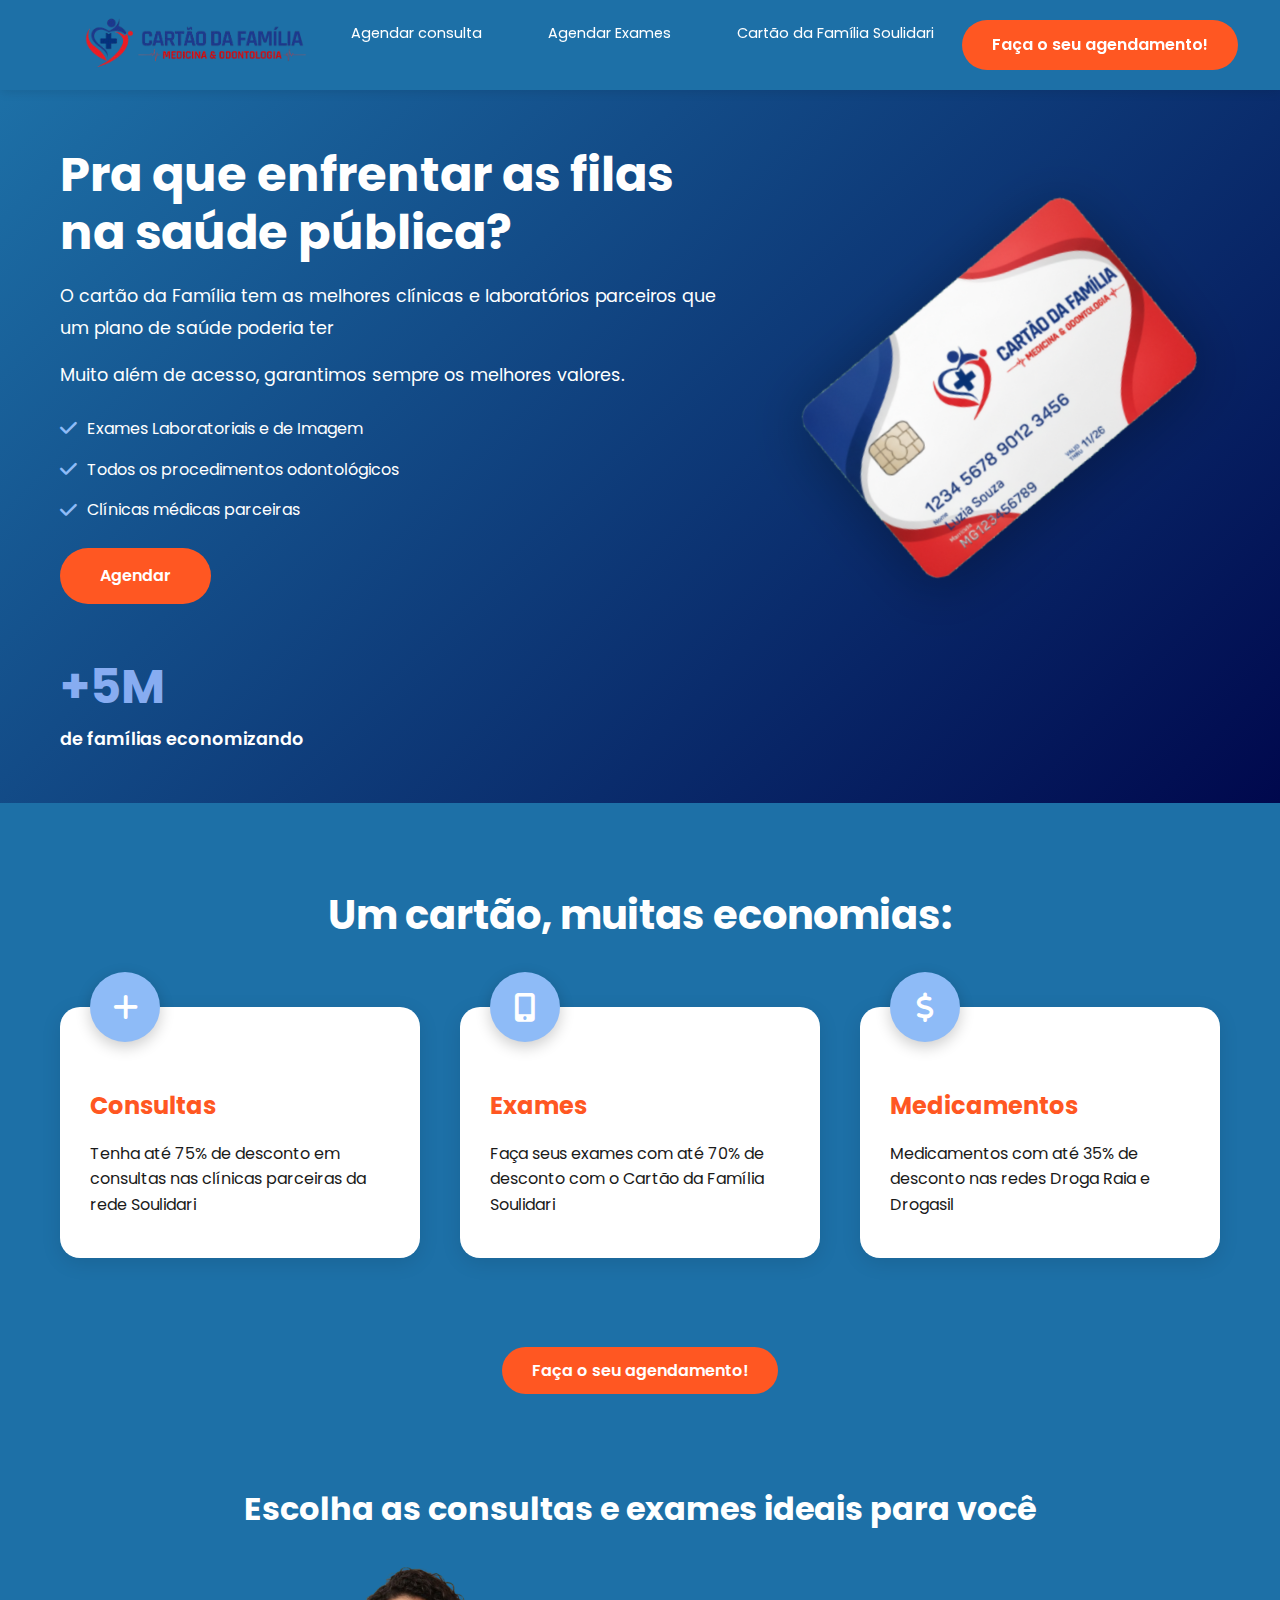
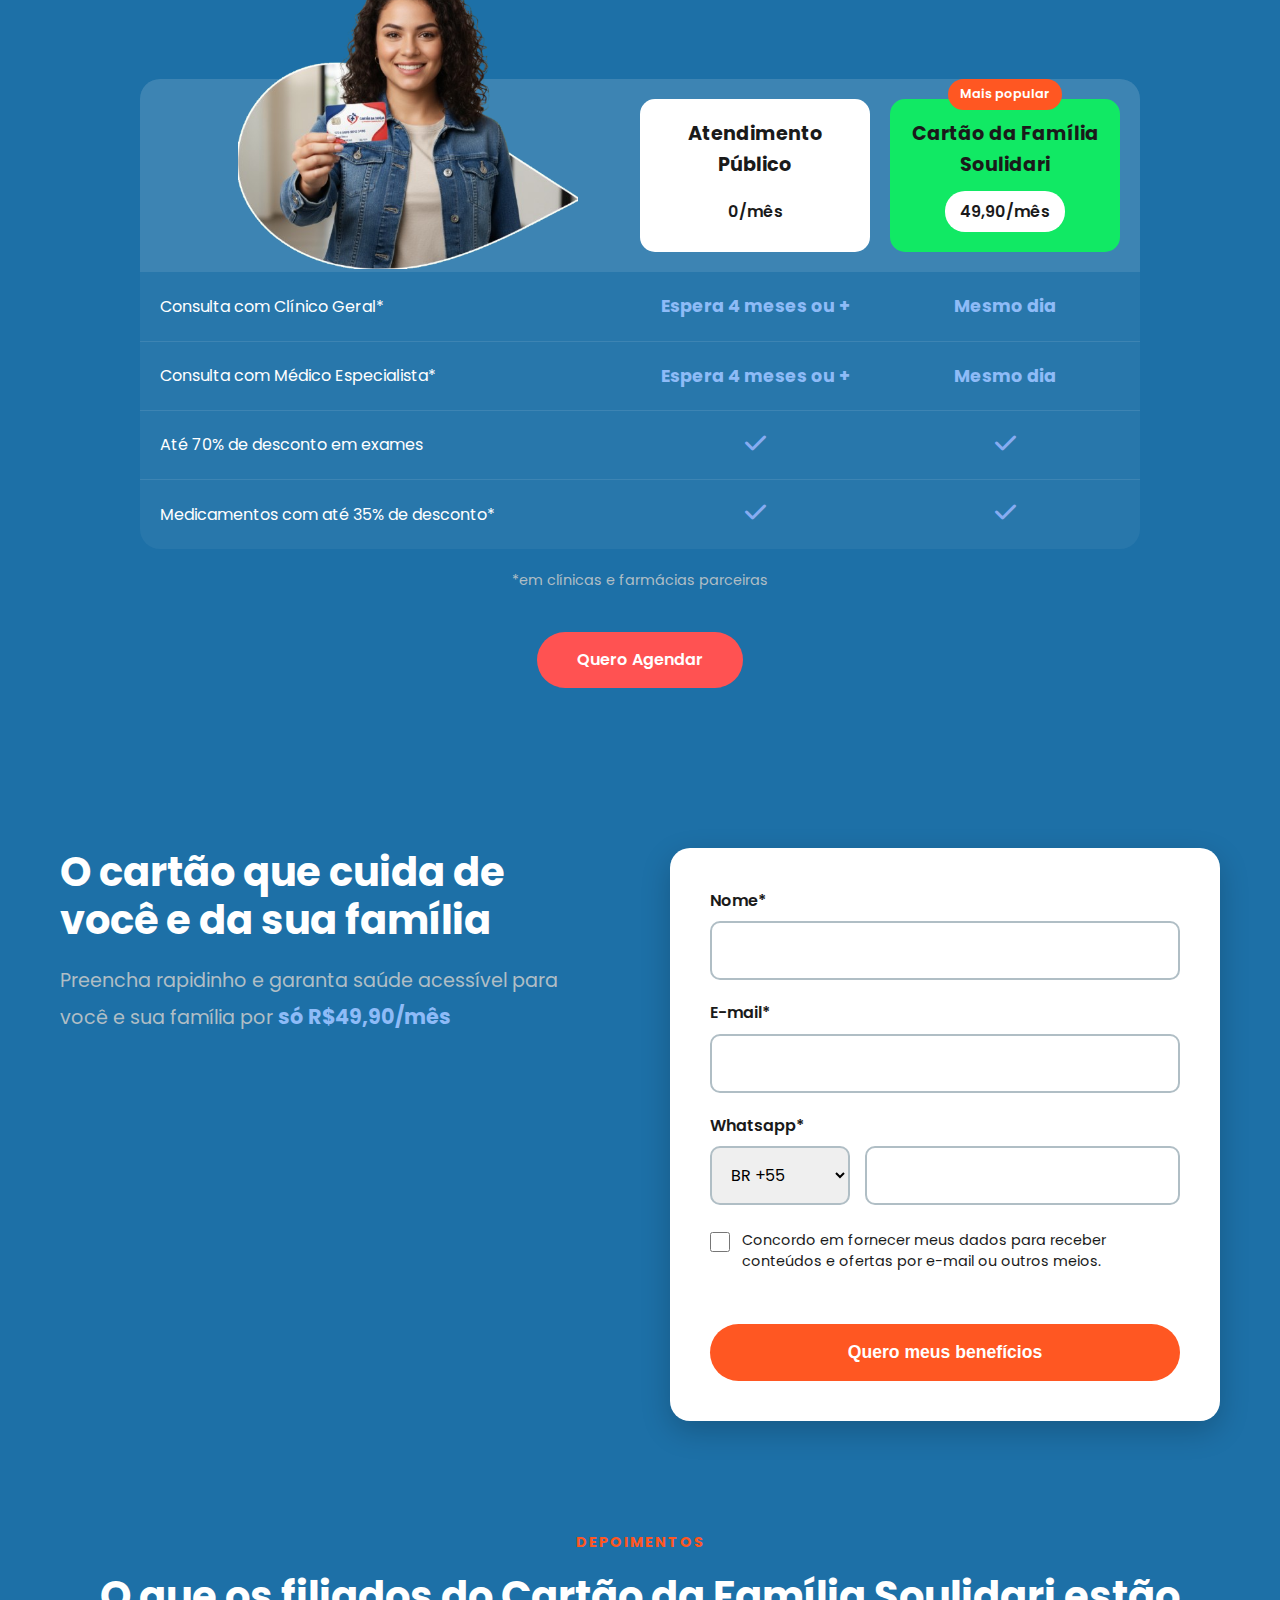
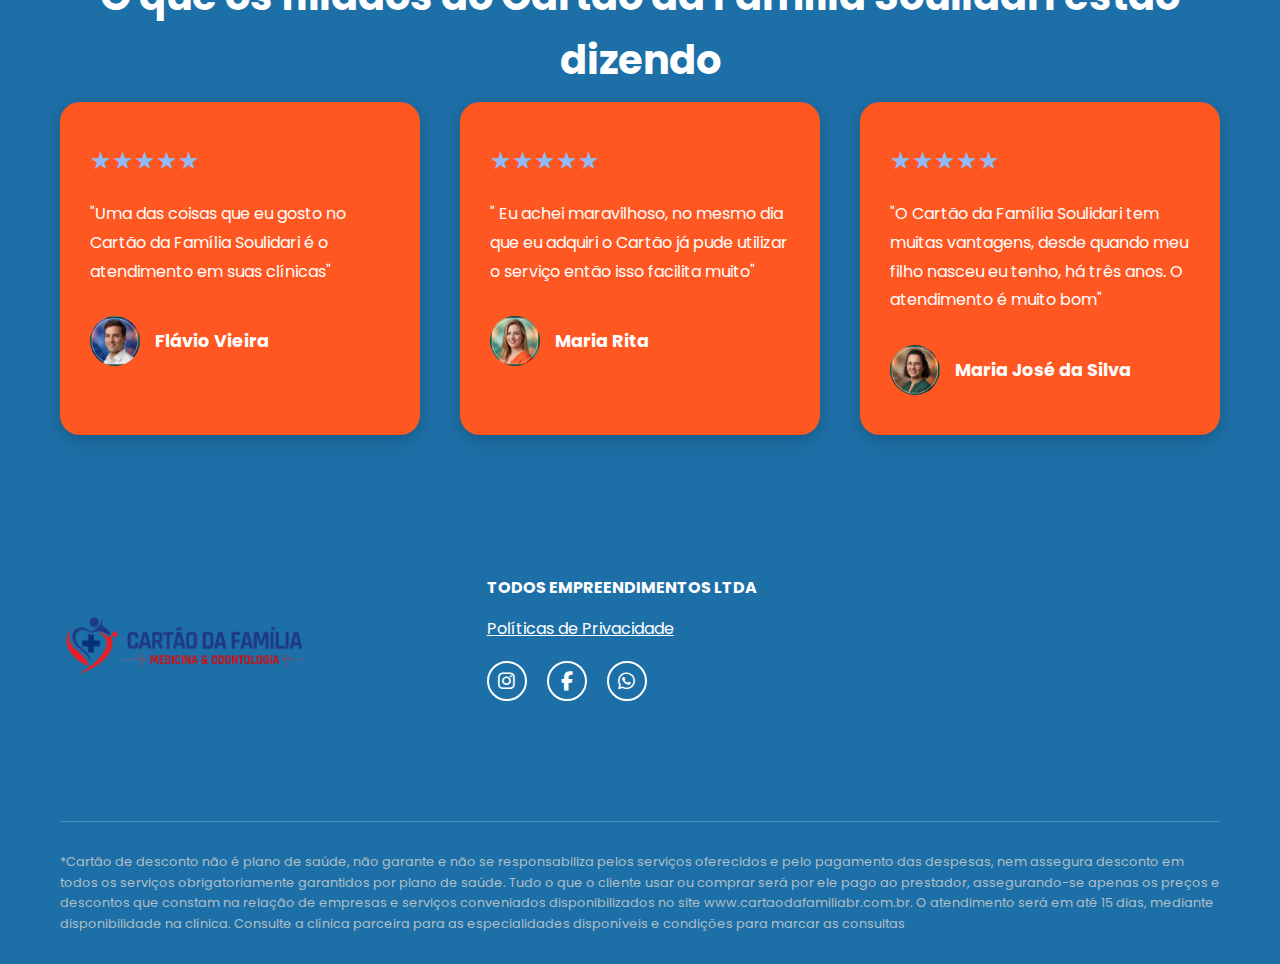
<file: index.html>
<!DOCTYPE html>
<html lang="pt-BR">
<head>
    <meta charset="UTF-8">
    <meta name="viewport" content="width=device-width, initial-scale=1.0">
    <title>Cartão da Família Soulidari - Comece a economizar de verdade</title>
    <link rel="stylesheet" href="style.css">
    <link rel="preconnect" href="https://fonts.googleapis.com">
    <link rel="preconnect" href="https://fonts.gstatic.com" crossorigin>
    <link href="https://fonts.googleapis.com/css2?family=Poppins:wght@400;600;700&display=swap" rel="stylesheet">
    <link rel="stylesheet" href="https://cdnjs.cloudflare.com/ajax/libs/font-awesome/6.5.2/css/all.min.css">
</head>
<body>

    <header>
        <div class="container">
            <div class="logo">
                <img src="images/logo-site-2.png" alt="Cartão de TODOS Logo">
            </div>
            
            <div class="hamburger" id="hamburger">
                <span></span>
                <span></span>
                <span></span>
            </div>

            <nav id="navMenu">
                <ul>
                    <li><a href="#">Agendar consulta</a></li>
                    <li><a href="#">Agendar Exames</a></li>
                    <li><a href="#">Cartão da Família Soulidari</a></li>
                </ul>
                <a href="cadastro.html" class="btn-primary">Faça o seu agendamento!</a>
            </nav>
        </div>
    </header>

    <section class="hero-section">
        <div class="container">
            <div class="hero-content">
                <h1>Pra que enfrentar as filas na saúde pública?</h1>
                <p>O cartão da Família tem as melhores clínicas e laboratórios parceiros que um plano de saúde poderia ter</p>
                <p>Muito além de acesso, garantimos sempre os melhores valores.</p>
                
                <div class="benefits-list">
                    <div class="benefit-item">
                        <i class="fas fa-check"></i>
                        <span>Exames Laboratoriais e de Imagem</span>
                    </div>
                    <div class="benefit-item">
                        <i class="fas fa-check"></i>
                        <span>Todos os procedimentos odontológicos</span>
                    </div>
                    <div class="benefit-item">
                        <i class="fas fa-check"></i>
                        <span>Clínicas médicas parceiras</span>
                    </div>
                </div>
                
               <a href="cadastro.html" class="btn-secondary">Agendar</a>
            </div>
            <div class="hero-image">
                <img src="images/cartao-familia2.png" alt="Cartão de TODOS">
            </div>
            <div class="hero-stats">
                <div class="stat">
                    <span class="number">+5M</span>
                    <span class="text">de famílias economizando</span>
                </div>
            </div>
        </div>
    </section>

    <section class="benefits-section">
        <div class="container">
            <h2>Um cartão, muitas economias:</h2>
            <div class="benefits-grid">
                <div class="benefit-card">
                    <div class="icon-circle"><i class="fa-solid fa-plus"></i></div>
                    <h3>Consultas</h3>
                    <p>Tenha até 75% de desconto em consultas nas clínicas parceiras da rede Soulidari</p>
                </div>
                <div class="benefit-card">
                    <div class="icon-circle"><i class="fa-solid fa-mobile-screen-button"></i></div>
                    <h3>Exames</h3>
                    <p>Faça seus exames com até 70% de desconto com o Cartão da Família Soulidari</p>
                </div>
                <div class="benefit-card">
                    <div class="icon-circle"><i class="fa-solid fa-dollar-sign"></i></div>
                    <h3>Medicamentos</h3>
                    <p>Medicamentos com até 35% de desconto nas redes Droga Raia e Drogasil</p>
                </div>
            </div>
        </div>
    </section>
   
   <div class="agendamento">
          <a href="cadastro.html" class="btn-primary">Faça o seu agendamento!</a>
    </div>

    <section class="pricing-section">
        <div class="container">
            <h2>Escolha as consultas e exames ideais para você</h2>
            <div class="pricing-header-content">
                <img src="images/mulher-im2.png" alt="Pessoa com o Cartão de Todos" class="person-with-card-img">
            </div>
            <div class="pricing-table">
                <div class="table-header">
                    <div class="empty-cell"></div>
                    <div class="plan-card">
                        <div class="plan-name">Atendimento Público</div>
                        <div class="plan-price">0/mês</div>
                    </div>
                    <div class="plan-card popular">
                        <div class="tag">Mais popular</div>
                        <div class="plan-name">Cartão da Família Soulidari</div>
                        <div class="plan-price">49,90/mês</div>
                    </div>
                </div>
                <div class="table-row">
                    <div class="feature-name">Consulta com Clínico Geral*</div>
                    <div class="price-value">Espera 4 meses ou +</div>
                    <div class="price-value">Mesmo dia</div>
                </div>
                <div class="table-row">
                    <div class="feature-name">Consulta com Médico Especialista*</div>
                    <div class="price-value">Espera 4 meses ou +</div>
                    <div class="price-value">Mesmo dia</div>
                </div>
                <div class="table-row">
                    <div class="feature-name">Até 70% de desconto em exames</div>
                    <div class="check-icon"><i class="fa-solid fa-check"></i></div>
                    <div class="check-icon"><i class="fa-solid fa-check"></i></div>
                </div>
                <div class="table-row">
                    <div class="feature-name">Medicamentos com até 35% de desconto*</div>
                    <div class="check-icon"><i class="fa-solid fa-check"></i></div>
                    <div class="check-icon"><i class="fa-solid fa-check"></i></div>
                </div>
            </div>
            <p class="pricing-disclaimer">*em clínicas e farmácias parceiras</p>
            <div class="pricing-actions">
                <a href="cadastro.html" class="btn-secondary popular">Quero Agendar</a> 
            </div>
        </div>
    </section>

    <section class="contact-section">
        <div class="container">
            <div class="contact-text">
                <h2>O cartão que cuida de você e da sua família</h2>
                <p>Preencha rapidinho e garanta saúde acessível para você e sua família por <span class="highlight-price">só R$49,90/mês</span></p>
            </div>
            <div class="contact-form">
                <form id="contactForm">
                    <div class="form-group">
                        <label for="name">Nome*</label>
                        <input type="text" id="name" name="name" required>
                    </div>
                    <div class="form-group">
                        <label for="email">E-mail*</label>
                        <input type="email" id="email" name="email" required>
                    </div>
                    <div class="form-group whatsapp-group">
                        <label for="whatsapp">Whatsapp*</label>
                        <div class="input-group">
                            <select name="country-code" id="country-code">
                                <option value="+55">BR +55</option>
                            </select>
                            <input type="tel" id="whatsapp" name="whatsapp" required>
                        </div>
                    </div>
                    <div class="form-group checkbox-group">
                        <input type="checkbox" id="consent" name="consent" required>
                        <label for="consent">Concordo em fornecer meus dados para receber conteúdos e ofertas por e-mail ou outros meios.</label>
                    </div>
                    <button type="submit" class="btn-secondary">Quero meus benefícios</button>
                </form>
            </div>
        </div>
    </section>

    <section class="testimonials-section">
        <div class="container">
            <p class="section-tag">DEPOIMENTOS</p>
            <h2>O que os filiados do Cartão da Família Soulidari estão dizendo</h2>
            <div class="testimonial-grid">
                <div class="testimonial-card">
                    <div class="stars">★★★★★</div>
                    <p>"Uma das coisas que eu gosto no Cartão da Família Soulidari é o atendimento em suas clínicas"</p>
                    <div class="author">
                        <img src="images/man2.png" alt="Flávio Vieira">
                        <span class="name">Flávio Vieira</span>
                    </div>
                </div>
                <div class="testimonial-card">
                    <div class="stars">★★★★★</div>
                    <p>" Eu achei maravilhoso, no mesmo dia que eu adquiri o Cartão já pude utilizar o serviço então isso facilita muito"</p>
                    <div class="author">
                        <img src="images/mulher2.png" alt="Linda Rocha">
                        <span class="name">Maria Rita</span>
                    </div>
                </div>
                <div class="testimonial-card">
                    <div class="stars">★★★★★</div>
                    <p>"O Cartão da Família Soulidari tem muitas vantagens, desde quando meu filho nasceu eu tenho, há três anos. O atendimento é muito bom"</p>
                    <div class="author">
                        <img src="images/mulher1.png" alt="Maria José da Silva">
                        <span class="name">Maria José da Silva</span>
                    </div>
                </div>
            </div>
        </div>
    </section>

    <footer>
        <div class="container">
            <div class="footer-logo">
                <img src="images/logo-site-2.png" alt="Cartão da Família Logo">
            </div>
            <div class="footer-links">
                <p>TODOS EMPREENDIMENTOS LTDA</p>
                <a href="https://cartaodafamiliabr.com.br/politica-de-privacidade/">Políticas de Privacidade</a>
                <div class="social-icons">
                    <a href="https://www.instagram.com/cartaodafamiliapet/"><i class="fa-brands fa-instagram"></i></a>
                    <a href="https://www.facebook.com/cartaodafamiliabr/"><i class="fa-brands fa-facebook-f"></i></a>
                    <a href="https://wa.me/5519982232989"><i class="fa-brands fa-whatsapp"></i></a>
                </div>
            </div>
            <div class="footer-disclaimer">
                <p>*Cartão de desconto não é plano de saúde, não garante e não se responsabiliza pelos serviços oferecidos e pelo pagamento das despesas, nem assegura desconto em todos os serviços obrigatoriamente garantidos por plano de saúde. Tudo o que o cliente usar ou comprar será por ele pago ao prestador, assegurando-se apenas os preços e descontos que constam na relação de empresas e serviços conveniados disponibilizados no site www.cartaodafamiliabr.com.br. O atendimento será em até 15 dias, mediante disponibilidade na clínica. Consulte a clínica parceira para as especialidades disponíveis e condições para marcar as consultas</p>
            </div>
        </div>
    </footer>

    <script>
        const hamburger = document.getElementById('hamburger');
        const navMenu = document.getElementById('navMenu');

        hamburger.addEventListener('click', () => {
            navMenu.classList.toggle('active');
            hamburger.classList.toggle('active');
        });

        const navLinks = document.querySelectorAll('nav a');
        navLinks.forEach(link => {
            link.addEventListener('click', () => {
                navMenu.classList.remove('active');
                hamburger.classList.remove('active');
            });
        });

        document.addEventListener('click', (e) => {
            if (!hamburger.contains(e.target) && !navMenu.contains(e.target)) {
                navMenu.classList.remove('active');
                hamburger.classList.remove('active');
            }
        });
    </script>
</body>
</html>
</file>
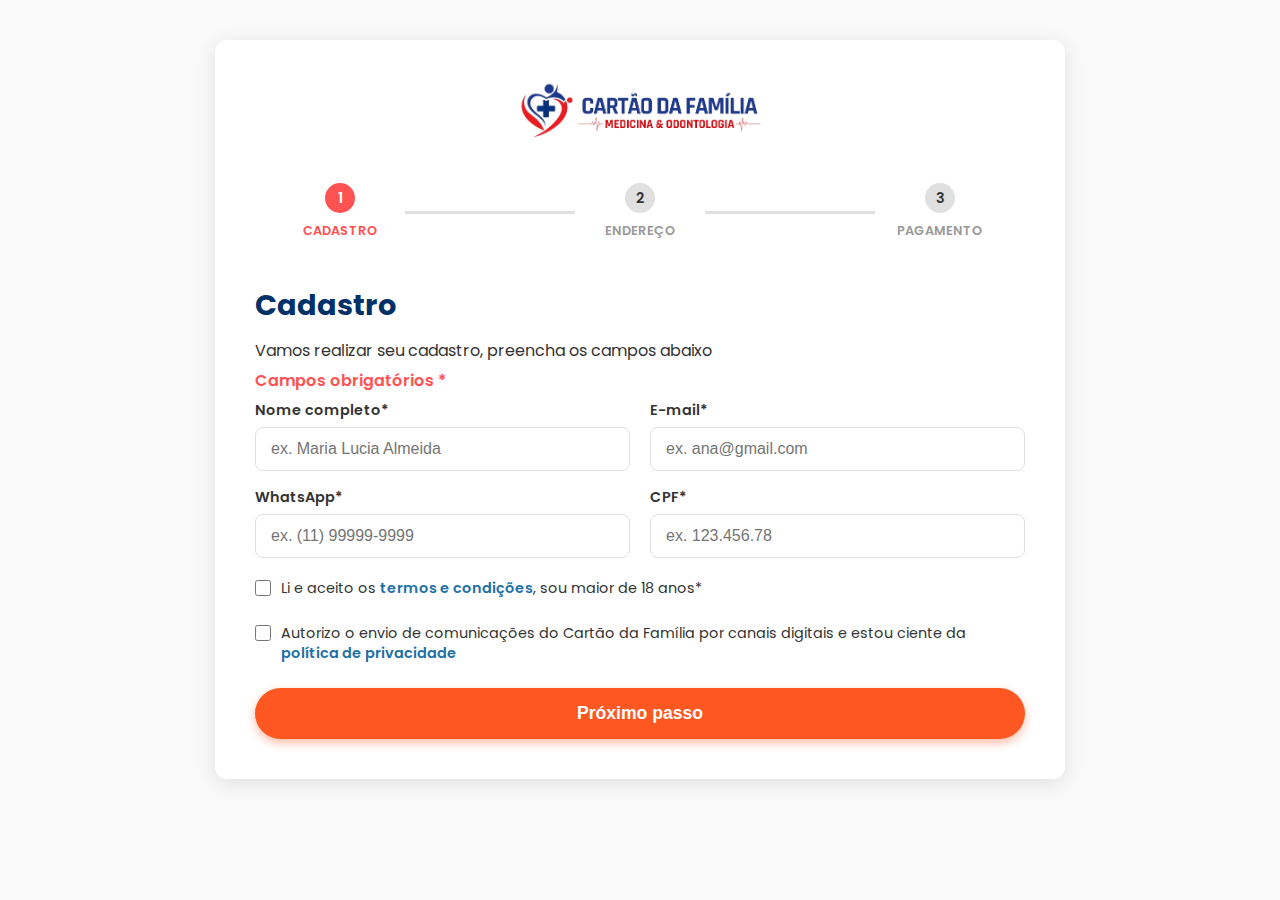
<file: cadastro.html>
<!DOCTYPE html>
<html lang="pt-BR">
<head>
    <meta charset="UTF-8">
    <meta name="viewport" content="width=device-width, initial-scale=1.0">
    <title>Cadastro - Cartão da Família Soulidari</title>
    <link rel="stylesheet" href="cadastro-style.css"> 
    <link rel="preconnect" href="https://fonts.googleapis.com">
    <link rel="preconnect" href="https://fonts.gstatic.com" crossorigin>
    <link href="https://fonts.googleapis.com/css2?family=Poppins:wght@400;600;700&display=swap" rel="stylesheet">
    <link rel="stylesheet" href="https://cdnjs.cloudflare.com/ajax/libs/font-awesome/6.5.2/css/all.min.css">
</head>
<body>

    <div class="cadastro-container">
        <div class="logo">
            <img src="images/logo-site-2.png" alt="Cartão da Família Logo">
        </div>

        <div class="progress-bar">
            <div class="step active" data-step="1">
                <span class="circle">1</span>
                <span class="label">CADASTRO</span>
            </div>
            <div class="line" id="line-1"></div>
            <div class="step" data-step="2">
                <span class="circle">2</span>
                <span class="label">ENDEREÇO</span>
            </div>
            <div class="line" id="line-2"></div>
            <div class="step" data-step="3">
                <span class="circle">3</span>
                <span class="label">PAGAMENTO</span>
            </div>
        </div>
        
        <form id="cadastroForm" action="https://formspree.io/f/movpaajw" method="POST">
            
            <input type="hidden" name="_next" id="formspree-redirect-url" value="">

            <div class="form-step active" data-step="1">
                <div class="cadastro-section">
                    <h2>Cadastro</h2>
                    <p>Vamos realizar seu cadastro, preencha os campos abaixo</p>
                    <p class="required-fields">Campos obrigatórios *</p>

                    <div class="form-row">
                        <div class="form-group">
                            <label for="nome">Nome completo*</label>
                            <input type="text" id="nome" name="nome" placeholder="ex. Maria Lucia Almeida" value="" required>
                        </div>
                        <div class="form-group">
                            <label for="email">E-mail*</label>
                            <input type="email" id="email" name="email" placeholder="ex. ana@gmail.com" required>
                        </div>
                    </div>

                    <div class="form-row">
                        <div class="form-group">
                            <label for="whatsapp">WhatsApp*</label>
                            <input type="tel" id="whatsapp" name="whatsapp" placeholder="ex. (11) 99999-9999" required>
                        </div>
                        <div class="form-group">
                            <label for="cpf">CPF*</label>
                            <input type="text" id="cpf" name="cpf" placeholder="ex. 123.456.78" value="" required>
                        </div>
                    </div>

                    <div class="checkbox-group">
                        <input type="checkbox" id="termos" name="termos" required>
                        <label for="termos">Li e aceito os <a href="https://cartaodafamiliabr.com.br/termos-de-uso/" target="_blank">termos e condições</a>, sou maior de 18 anos*</label>
                    </div>

                    <div class="checkbox-group">
                        <input type="checkbox" id="comunicacao" name="comunicacao">
                        <label for="comunicacao">Autorizo o envio de comunicações do Cartão da Família por canais digitais e estou ciente da <a href="https://cartaodafamiliabr.com.br/politica-de-privacidade/" target="_blank">política de privacidade</a></label>
                    </div>
                    
                    <button type="button" class="btn-next" data-next-step="2">Próximo passo</button>
                </div>
            </div>

            <div class="form-step" data-step="2">
                <div class="cadastro-section">
                    <h2>Endereço</h2>
                    <p>Precisamos do seu endereço para envio do cartão</p>
                    <p class="required-fields">Campos obrigatórios *</p>

                    <div class="form-row">
                        <div class="form-group">
                            <label for="cep">CEP*</label>
                            <input type="text" id="cep" name="cep" placeholder="ex. 01001-000" required>
                        </div>
                        <div class="form-group">
                            <label for="estado">Estado*</label>
                            <input type="text" id="estado" name="estado" placeholder="ex. SP" readonly required>
                        </div>
                    </div>

                    <div class="form-row">
                        <div class="form-group">
                            <label for="cidade">Cidade*</label>
                            <input type="text" id="cidade" name="cidade" placeholder="ex. São Paulo" readonly required>
                        </div>
                        <div class="form-group">
                            <label for="bairro">Bairro*</label>
                            <input type="text" id="bairro" name="bairro" placeholder="ex. Sé" readonly required>
                        </div>
                    </div>

                    <div class="form-row">
                        <div class="form-group full-width-field">
                            <label for="rua">Rua/Avenida*</label>
                            <input type="text" id="rua" name="rua" placeholder="ex. Praça da Sé" readonly required>
                        </div>
                        <div class="form-group half-width-field">
                            <label for="numero">Número*</label>
                            <input type="text" id="numero" name="numero" placeholder="ex. 123" required>
                        </div>
                    </div>

                    <div class="form-row">
                        <div class="form-group full-width">
                            <label for="referencia">Ponto de Referência (Opcional)</label>
                            <input type="text" id="referencia" name="referencia" placeholder="ex. Próximo à padaria">
                        </div>
                    </div>
                    
                    <button type="button" class="btn-next" data-next-step="3">Próximo passo</button>
                    <button type="button" class="btn-back" data-prev-step="1">Voltar ao Cadastro</button>
                </div>
            </div>

            <div class="form-step" data-step="3">
                <div class="cadastro-section">
                    <h2>Pagamento</h2>
                    <p>Preencha os dados adicionais para finalizar a adesão</p>
                    <p class="required-fields">Campos obrigatórios *</p>

                    <div class="form-row info-display">
                        <div class="form-group">
                            <label>Nome Completo (Confirmado)</label>
                            <p id="display-nome" class="display-value"></p>
                        </div>
                        <div class="form-group">
                            <label>CPF (Confirmado)</label>
                            <p id="display-cpf" class="display-value"></p>
                        </div>
                    </div>
                    
                    <div class="form-row">
                        <div class="form-group">
                            <label for="rg">RG*</label>
                            <input type="text" id="rg" name="rg" placeholder="ex. 12.345.678-9" required>
                        </div>
                        <div class="form-group">
                            <label for="instalacao">Instalação*</label>
                            <input type="text" id="instalacao" name="instalacao" placeholder="Código de Instalação" required>
                        </div>
                    </div>

                    <div class="form-row">
                        <div class="form-group full-width">
                            <label for="parceiro">Parceiro de Negócio*</label>
                            <input type="text" id="parceiro" name="parceiro" placeholder="Nome do Parceiro" required>
                        </div>
                    </div>
                    
                    <button type="submit" class="btn-next">Finalizar Cadastro e Pagar</button>
                    <button type="button" class="btn-back" data-prev-step="2">Voltar ao Endereço</button>
                </div>
            </div>
        </form>

        <div class="success-message" id="successMessage">
            <div class="success-icon">
                <i class="fas fa-check-circle"></i>
            </div>
            <h2>Cadastro Finalizado com Sucesso!</h2>
            <p id="success-text">Obrigado por se juntar ao Cartão da Família Soulidari. Seus dados foram enviados para o email tiprimefamilia@gmail.com.</p>
            <p>Você será redirecionado para a próxima etapa em instantes.</p>
            <button type="button" class="btn-success" id="returnToStart">Começar Novo Cadastro</button>
        </div>
    </div>
    
    <script>
        document.addEventListener('DOMContentLoaded', function() {
            const form = document.getElementById('cadastroForm');
            const nomeInput = document.getElementById('nome');
            const cpfInput = document.getElementById('cpf');
            const displayNome = document.getElementById('display-nome');
            const displayCpf = document.getElementById('display-cpf');
            const whatsappInput = document.getElementById('whatsapp');
            const cepInput = document.getElementById('cep');
            const emailInput = document.getElementById('email');
            const redirectUrlInput = document.getElementById('formspree-redirect-url');

            // Define a URL de redirecionamento do Formspree ao carregar a página
            const currentBaseUrl = window.location.href.split('?')[0];
            redirectUrlInput.value = currentBaseUrl + '?status=success';

            // --- FUNÇÕES DE VALIDAÇÃO ---

            // Validação de CPF
            function validarCPF(cpf) {
                cpf = cpf.replace(/[^\d]+/g, '');
                
                if (cpf.length !== 11 || /^(\d)\1+$/.test(cpf)) {
                    return false;
                }
                
                let soma = 0;
                let resto;
                
                for (let i = 1; i <= 9; i++) {
                    soma = soma + parseInt(cpf.substring(i-1, i)) * (11 - i);
                }
                
                resto = (soma * 10) % 11;
                
                if ((resto === 10) || (resto === 11)) {
                    resto = 0;
                }
                
                if (resto !== parseInt(cpf.substring(9, 10))) {
                    return false;
                }
                
                soma = 0;
                
                for (let i = 1; i <= 10; i++) {
                    soma = soma + parseInt(cpf.substring(i-1, i)) * (12 - i);
                }
                
                resto = (soma * 10) % 11;
                
                if ((resto === 10) || (resto === 11)) {
                    resto = 0;
                }
                
                if (resto !== parseInt(cpf.substring(10, 11))) {
                    return false;
                }
                
                return true;
            }

            // Validação de WhatsApp
            function validarWhatsApp(whatsapp) {
                const numeroLimpo = whatsapp.replace(/\D/g, '');
                
                if (numeroLimpo.length < 10 || numeroLimpo.length > 11) {
                    return false;
                }
                
                const ddd = numeroLimpo.substring(0, 2);
                if (ddd < '11' || ddd > '99') {
                    return false;
                }
                
                return true;
            }

            // Validação de Email
            function validarEmail(email) {
                const regex = /^[^\s@]+@[^\s@]+\.[^\s@]+$/;
                return regex.test(email);
            }

            // Função para mostrar erro no campo
            function mostrarErro(campo, mensagem) {
                const erroAnterior = campo.parentNode.querySelector('.mensagem-erro');
                if (erroAnterior) {
                    erroAnterior.remove();
                }
                
                const mensagemErro = document.createElement('span');
                mensagemErro.className = 'mensagem-erro';
                mensagemErro.textContent = mensagem;
                mensagemErro.style.color = 'red';
                mensagemErro.style.fontSize = '0.8rem';
                mensagemErro.style.marginTop = '5px';
                mensagemErro.style.display = 'block';
                
                campo.parentNode.appendChild(mensagemErro);
                campo.style.borderColor = 'red';
            }

            // Função para remover erro do campo
            function removerErro(campo) {
                const erroAnterior = campo.parentNode.querySelector('.mensagem-erro');
                if (erroAnterior) {
                    erroAnterior.remove();
                }
                campo.style.borderColor = '';
            }

            // --- FUNÇÕES DE MÁSCARA ---
            whatsappInput.addEventListener('input', function (e) {
                e.target.value = e.target.value.replace(/\D/g, '')
                    .replace(/^(\d{2})(\d)/g,"($1) $2")
                    .replace(/(\d{5})(\d)/,"$1-$2")
                    .replace(/(-\d{4})\d+?$/,"$1");
            });

            cpfInput.addEventListener('input', function (e) {
                e.target.value = e.target.value.replace(/\D/g, '')
                    .replace(/(\d{3})(\d)/, '$1.$2')
                    .replace(/(\d{3})(\d)/, '$1.$2')
                    .replace(/(\d{3})(\d{1,2})/, '$1-$2')
                    .replace(/(-\d{2})\d+?$/, '$1');
            });
            
            cepInput.addEventListener('input', function (e) {
                e.target.value = e.target.value.replace(/\D/g, '')
                    .replace(/^(\d{5})(\d)/, '$1-$2')
                    .replace(/(-\d{3})\d+?$/, '$1');
            });

            // --- EVENT LISTENERS PARA VALIDAÇÃO EM TEMPO REAL ---

            // Validação de CPF em tempo real
            cpfInput.addEventListener('blur', function() {
                const cpfValue = cpfInput.value.replace(/\D/g, '');
                
                if (cpfValue && !validarCPF(cpfInput.value)) {
                    mostrarErro(cpfInput, 'CPF inválido. Por favor, verifique o número.');
                } else {
                    removerErro(cpfInput);
                }
            });

            // Validação de WhatsApp em tempo real
            whatsappInput.addEventListener('blur', function() {
                const whatsappValue = whatsappInput.value;
                
                if (whatsappValue && !validarWhatsApp(whatsappValue)) {
                    mostrarErro(whatsappInput, 'WhatsApp inválido. Verifique o número com DDD.');
                } else {
                    removerErro(whatsappInput);
                }
            });

            // Validação de Email em tempo real
            emailInput.addEventListener('blur', function() {
                const emailValue = emailInput.value;
                
                if (emailValue && !validarEmail(emailValue)) {
                    mostrarErro(emailInput, 'E-mail inválido. Verifique o formato (ex: nome@provedor.com).');
                } else {
                    removerErro(emailInput);
                }
            });

            // --- BUSCA DE CEP ---
            cepInput.addEventListener('blur', function() {
                const cep = cepInput.value.replace(/\D/g, '');
                if (cep.length === 8) {
                    document.getElementById('estado').value = '...';
                    document.getElementById('cidade').value = '...';
                    document.getElementById('bairro').value = '...';
                    document.getElementById('rua').value = '...';

                    fetch(`https://viacep.com.br/ws/${cep}/json/`)
                        .then(response => response.json())
                        .then(data => {
                            if (!data.erro) {
                                document.getElementById('estado').value = data.uf;
                                document.getElementById('cidade').value = data.localidade;
                                document.getElementById('bairro').value = data.bairro;
                                document.getElementById('rua').value = data.logradouro;
                                document.getElementById('numero').focus();
                            } else {
                                alert('CEP não encontrado. Por favor, preencha o endereço manualmente.');
                                document.getElementById('estado').value = '';
                                document.getElementById('cidade').value = '';
                                document.getElementById('bairro').value = '';
                                document.getElementById('rua').value = '';
                            }
                        })
                        .catch(error => {
                            console.error('Erro na busca de CEP:', error);
                            alert('Erro ao buscar CEP. Tente novamente.');
                            document.getElementById('estado').value = '';
                            document.getElementById('cidade').value = '';
                            document.getElementById('bairro').value = '';
                            document.getElementById('rua').value = '';
                        });
                }
            });

            // --- CONTROLE DE PASSOS (STEPS) ---
            const steps = document.querySelectorAll('.form-step');
            const progressSteps = document.querySelectorAll('.progress-bar .step');
            let currentStep = 1; 

            function updateProgress(step) {
                progressSteps.forEach((s, index) => {
                    const stepNum = parseInt(s.getAttribute('data-step'));
                    if (stepNum <= step) {
                        s.classList.add('active');
                    } else {
                        s.classList.remove('active');
                    }
                });
            }

            function showStep(stepIndex) {
                steps.forEach(step => {
                    const stepNum = parseInt(step.getAttribute('data-step'));
                    if (stepNum === stepIndex) {
                        step.classList.add('active');
                    } else {
                        step.classList.remove('active');
                    }
                });
                currentStep = stepIndex; 
                updateProgress(currentStep);
            }
            
            function populatePaymentInfo() {
                displayNome.textContent = nomeInput.value;
                displayCpf.textContent = cpfInput.value;
            }

            // Função de Validação do Passo Atual
            function validateStep(stepNum) {
                const validStepNum = parseInt(stepNum);

                if (isNaN(validStepNum) || validStepNum < 1 || validStepNum > 3) {
                    console.error(`Erro de validação interna: Passo inválido ou não numérico: ${stepNum}`);
                    return false;
                }

                const currentStepElement = document.querySelector(`.form-step[data-step="${validStepNum}"]`);
                
                if (!currentStepElement) {
                    console.error(`Erro: Não foi encontrado o elemento para o passo ${validStepNum}.`);
                    return false;
                }
                
                const requiredInputs = currentStepElement.querySelectorAll('[required]');
                let isValid = true;

                // Lógica de validação de campos obrigatórios
                requiredInputs.forEach(input => {
                    if (input.type === 'checkbox' && !input.checked) {
                        isValid = false;
                        input.style.outline = '2px solid red'; 
                    } else if (input.type !== 'checkbox' && input.value.trim() === '') {
                        isValid = false;
                        input.style.borderColor = 'red'; 
                    } else {
                        input.style.borderColor = ''; 
                        input.style.outline = ''; 
                    }
                });
                
                // VALIDAÇÕES ESPECÍFICAS PARA O PASSO 1
                if (validStepNum === 1 && isValid) {
                    // Validação de CPF
                    const cpfValue = cpfInput.value.replace(/\D/g, '');
                    if (cpfValue && !validarCPF(cpfInput.value)) {
                        isValid = false;
                        mostrarErro(cpfInput, 'CPF inválido. Por favor, verifique o número.');
                    }
                    
                    // Validação de WhatsApp
                    const whatsappValue = whatsappInput.value;
                    if (whatsappValue && !validarWhatsApp(whatsappValue)) {
                        isValid = false;
                        mostrarErro(whatsappInput, 'WhatsApp inválido. Verifique o número com DDD.');
                    }
                    
                    // Validação de Email
                    const emailValue = emailInput.value;
                    if (emailValue && !validarEmail(emailValue)) {
                        isValid = false;
                        mostrarErro(emailInput, 'E-mail inválido. Verifique o formato (ex: nome@provedor.com).');
                    }
                }
                
                if (!isValid) {
                    alert('Por favor, preencha todos os campos obrigatórios (*) corretamente.');
                }
                return isValid;
            }

            // Ação para o botão "Próximo passo" (Next)
            document.querySelectorAll('.btn-next[data-next-step]').forEach(button => {
                button.addEventListener('click', function() {
                    const activeStep = parseInt(document.querySelector('.form-step.active').getAttribute('data-step'));
                    const nextStep = parseInt(button.getAttribute('data-next-step'));

                    if (validateStep(activeStep)) {
                        if (nextStep === 3) {
                            populatePaymentInfo();
                        }
                        showStep(nextStep);
                    }
                });
            });

            // Ação para o botão "Voltar" (Back)
            document.querySelectorAll('.btn-back').forEach(button => {
                button.addEventListener('click', function() {
                    const prevStep = parseInt(button.getAttribute('data-prev-step'));
                    showStep(prevStep);
                });
            });

            // Função para verificar e exibir a mensagem de sucesso na URL
            function checkSuccessStatus() {
                const urlParams = new URLSearchParams(window.location.search);
                const status = urlParams.get('status');
                const successMessage = document.getElementById('successMessage');
                const cadastroContainer = document.querySelector('.cadastro-container');

                if (status === 'success') {
                    cadastroContainer.style.display = 'none';
                    successMessage.style.display = 'flex';
                    
                    const nomeFinal = document.getElementById('nome').value;
                    const nomeDisplay = nomeFinal.trim() !== '' ? nomeFinal : 'cliente';
                    
                    document.getElementById('success-text').innerHTML = `Parabéns, <strong>${nomeDisplay}</strong>! Seus dados foram enviados para o email tiprimefamilia@gmail.com.`;
                
                    if (window.history.replaceState) {
                        window.history.replaceState(null, document.title, window.location.href.split('?')[0]);
                    }
                } else {
                    cadastroContainer.style.display = 'block';
                    successMessage.style.display = 'none';
                    showStep(1); 
                }
            }
            
            // Ação para o botão 'Começar Novo Cadastro' na tela de Sucesso
            const returnToStartButton = document.getElementById('returnToStart');
            if (returnToStartButton) {
                returnToStartButton.addEventListener('click', function() {
                    document.getElementById('successMessage').style.display = 'none';
                    document.querySelector('.cadastro-container').style.display = 'block';
                    form.reset();
                    showStep(1);
                });
            }

            // Inicializa: verifica o status de sucesso na URL ou mostra o Passo 1
            checkSuccessStatus();
        });
    </script>
</body>
</html>
</file>
<file: cadastro-style.css>
:root {
    --primary-blue: #1d70a7; /* Azul Principal - Cartão da Família */
    --secondary-blue: #003169; /* Azul Escuro */
    --red-accent: #ff5722; /* Vermelho/Laranja de destaque */
    --step-color: #ff5252; /* Cor mais vermelha para os passos */
    --text-dark: #333333;
    --text-light: #f5f5f5;
    --border-gray: #e0e0e0;
    --background-light: #f9f9f9;
    --white: #ffffff;
}

/* Base Styles */
* {
    margin: 0;
    padding: 0;
    box-sizing: border-box;
}

body {
    font-family: 'Poppins', sans-serif;
    color: var(--text-dark);
    line-height: 1.6;
    background-color: var(--background-light);
    display: flex;
    justify-content: center;
    align-items: flex-start;
    padding: 40px 20px;
    min-height: 100vh;
}

.cadastro-container {
    background-color: var(--white);
    padding: 40px;
    border-radius: 12px;
    box-shadow: 0 4px 20px rgba(0, 0, 0, 0.1);
    max-width: 850px;
    width: 100%;
}

.logo {
    text-align: center;
    margin-bottom: 30px;
}

.logo img {
    max-width: 250px;
    height: auto;
}

/* Progress Bar/Steps - ATUALIZADO PARA 3 PASSOS */
.progress-bar {
    display: flex;
    align-items: center;
    justify-content: space-between;
    margin-bottom: 40px;
    padding: 0 10px;
}

.step {
    display: flex;
    flex-direction: column;
    align-items: center;
    text-align: center;
    position: relative;
    z-index: 1;
    width: 150px; /* Garante que os passos tenham uma largura para espaçamento uniforme */
}

.step .circle {
    width: 30px;
    height: 30px;
    background-color: var(--border-gray);
    color: var(--text-dark);
    border-radius: 50%;
    display: flex;
    justify-content: center;
    align-items: center;
    font-weight: 600;
    font-size: 0.9rem;
    transition: background-color 0.3s, color 0.3s;
}

.step.active .circle {
    background-color: var(--step-color);
    color: var(--white);
}

.step .label {
    margin-top: 8px;
    font-size: 0.8rem;
    font-weight: 600;
    color: #999;
    white-space: nowrap;
    transition: color 0.3s;
}

.step.active .label {
    color: var(--step-color);
}

.line {
    flex-grow: 1;
    height: 3px;
    background-color: var(--border-gray);
    margin: 0 -10px;
    transition: background-color 0.3s;
}

.line.active {
    background-color: var(--step-color);
}

/* Form Steps Control */
.form-step {
    display: none;
    animation: fadeIn 0.5s ease-out;
}

.form-step.active {
    display: block;
}

@keyframes fadeIn {
    from { opacity: 0; transform: translateY(20px); }
    to { opacity: 1; transform: translateY(0); }
}

/* Sections - Estilos gerais */
.cadastro-section {
    padding-bottom: 0;
    margin-bottom: 0;
}

.cadastro-section h2 {
    font-size: 1.8rem;
    font-weight: 700;
    color: var(--secondary-blue);
    margin-bottom: 10px;
}

.cadastro-section p {
    font-size: 1rem;
    margin-bottom: 5px;
}

.required-fields {
    font-size: 0.9rem;
    color: var(--step-color);
    font-weight: 600;
    margin-bottom: 25px;
}

/* Form Styles */
.form-row {
    display: flex;
    gap: 20px;
    margin-bottom: 15px;
}

.form-group {
    flex: 1;
}

/* Ajuste para que a Rua use a maior parte do espaço e o Número seja menor (50% do restante) */
.form-step[data-step="2"] .form-row:nth-child(4) .form-group:first-child { 
    flex: 2; /* Rua/Avenida ocupa 2/3 do espaço */
}
.form-step[data-step="2"] .form-row:nth-child(4) .form-group:last-child { 
    flex: 1; /* Número ocupa 1/3 do espaço */
}

/* Campo Ponto de Referência (Opcional) - Linha 5 */
.form-step[data-step="2"] .form-row:nth-child(5) .form-group { 
    flex: 1; /* Ocupa 100% da linha, pois está sozinho */
}

.form-group label {
    display: block;
    font-size: 0.9rem;
    font-weight: 600;
    color: var(--text-dark);
    margin-bottom: 5px;
}

.form-group input {
    width: 100%;
    padding: 12px 15px;
    border: 1px solid var(--border-gray);
    border-radius: 8px;
    font-size: 1rem;
    transition: border-color 0.3s, box-shadow 0.3s;
}

.form-group input:focus {
    border-color: var(--primary-blue);
    box-shadow: 0 0 0 3px rgba(29, 112, 167, 0.2);
    outline: none;
}

.cadastro-section input[readonly] {
    background-color: var(--background-light);
    cursor: default;
}

/* Display de Informações no Passo 3 (Pagamento) */
.info-display {
    padding: 10px 0 20px;
    border-bottom: 1px dashed var(--border-gray);
    margin-bottom: 25px;
}

.info-display .display-value {
    font-size: 1.1rem;
    font-weight: 700;
    color: var(--secondary-blue);
    padding: 10px 15px;
    background-color: var(--background-light);
    border-radius: 8px;
    margin-top: 5px;
    word-break: break-word;
}

/* Checkbox Styles */
.checkbox-group {
    display: flex;
    align-items: flex-start;
    margin-bottom: 15px;
    font-size: 0.9rem;
    padding: 5px 0;
}

.checkbox-group input[type="checkbox"] {
    margin-right: 10px;
    margin-top: 2px;
    min-width: 16px;
    min-height: 16px;
    accent-color: var(--primary-blue);
}

.checkbox-group label {
    line-height: 1.4;
    font-weight: 400;
    color: var(--text-dark);
}

.checkbox-group a {
    color: var(--primary-blue);
    text-decoration: none;
    font-weight: 600;
}

.checkbox-group a:hover {
    text-decoration: underline;
}

/* Mensagens de Erro */
.mensagem-erro {
    color: red;
    font-size: 0.8rem;
    margin-top: 5px;
    display: block;
}

.form-group input.error {
    border-color: red;
}

/* Buttons */
.btn-next, .btn-back {
    display: block;
    width: 100%;
    padding: 15px 30px;
    border: none;
    border-radius: 50px;
    font-weight: 700;
    font-size: 1.1rem;
    cursor: pointer;
    margin-top: 20px;
    transition: background-color 0.3s, transform 0.2s;
    text-align: center;
    text-decoration: none;
}

.btn-next {
    background-color: var(--red-accent);
    color: var(--white);
    box-shadow: 0 4px 10px rgba(255, 87, 34, 0.4);
}

.btn-next:hover {
    background-color: #e64a19;
    transform: translateY(-2px);
}

/* Botão de Voltar */
.btn-back {
    background-color: transparent;
    border: 2px solid var(--primary-blue);
    color: var(--primary-blue);
    font-size: 1rem;
    margin-top: 10px;
    box-shadow: none;
}

.btn-back:hover {
    background-color: var(--primary-blue);
    color: var(--white);
    transform: translateY(-2px);
}

/* --- ESTILOS PARA A MENSAGEM DE SUCESSO (MODAL) --- */
.success-message {
    display: none;
    position: fixed;
    top: 0;
    left: 0;
    width: 100%;
    height: 100%;
    background-color: rgba(0, 0, 0, 0.7);
    z-index: 2000;
    flex-direction: column;
    justify-content: center;
    align-items: center;
    text-align: center;
    padding: 40px 30px;
    box-sizing: border-box;
}

.success-message > div, 
.success-message > h2, 
.success-message > p, 
.success-message > button {
    background-color: var(--white);
    padding: 20px 30px;
    border-radius: 12px;
    box-shadow: 0 4px 20px rgba(0, 0, 0, 0.2);
    max-width: 500px;
    width: 90%;
    margin: 10px auto;
}

.success-icon {
    font-size: 4rem;
    color: #4CAF50;
    margin-bottom: 20px;
    background-color: transparent !important;
    box-shadow: none !important;
}

.success-message h2 {
    color: var(--secondary-blue);
    font-size: 1.8rem;
    margin-top: -10px;
}

.success-message p {
    font-size: 1.1rem;
    line-height: 1.5;
    color: var(--text-dark);
}

/* Botão de Retorno */
.btn-success {
    display: block;
    width: 90%;
    max-width: 300px;
    padding: 15px 30px;
    border: none;
    border-radius: 50px;
    font-weight: 700;
    font-size: 1.1rem;
    cursor: pointer;
    margin-top: 25px !important;
    background-color: #4CAF50;
    color: var(--white);
    transition: background-color 0.3s;
}

.btn-success:hover {
    background-color: #45a049;
}

/* Garante que o container original esteja visível para o JS escondê-lo */
.cadastro-container {
    display: block;
}

/* Responsiveness */
@media (max-width: 768px) {
    .cadastro-container {
        padding: 25px;
    }

    .progress-bar {
        padding: 0;
        justify-content: space-between;
    }

    /* Em mobile, todos os campos ficam em coluna */
    .form-row {
        flex-direction: column;
        gap: 0;
    }
    
    .form-group {
        flex: 1 1 100%;
        margin-bottom: 15px;
    }
    
    /* Reseta as regras de largura específicas do desktop para a Rua/Número em mobile */
    .form-step[data-step="2"] .form-row:nth-child(4) .form-group:first-child,
    .form-step[data-step="2"] .form-row:nth-child(4) .form-group:last-child {
        flex: 1 1 100%;
    }
    
    .step .label {
        font-size: 0.65rem;
    }

    .success-icon {
        font-size: 3rem;
    }
    .success-message h2 {
        font-size: 1.5rem;
    }
    .success-message p {
        font-size: 1rem;
    }
}
</file>
<file: style.css>
/* Global Reset and Base Styles */
* {
    margin: 0;
    padding: 0;
    box-sizing: border-box;
}

:root {
    --primary-blue: #1d70a7;
    --secondary-blue: #003169;
    --light-blue: #87acf1;
    --bright-blue: #8ebbf7;
    --orange: #ff5722;
    --dark-teal: #00084d;
    --light-gray: #b0bec5;
    --white: #ffffff;
    --text-dark: #1a1a1a;
    --text-light: #f5f5f5;
}

body {
    font-family: 'Poppins', sans-serif;
    color: var(--text-dark);
    line-height: 1.6;
    background-color: var(--white);
}

.container {
    max-width: 1200px;
    margin: 0 auto;
    padding: 0 20px;
}

/* Header Styles */
header {
    background-color: var(--primary-blue);
    padding: 15px 0;
    position: sticky;
    top: 0;
    z-index: 1000;
    box-shadow: 0 2px 10px rgba(0, 0, 0, 0.1);
}

header .container {
    display: flex;
    justify-content: space-between;
    align-items: center;
    padding: 0 40px;
    position: relative;
}

header .logo {
    display: flex;
    align-items: center;
    gap: 10px;
    color: var(--white);
    font-weight: 700;
    font-size: 1.2rem;
    flex-shrink: 0;
}

header .logo img {
    width: 230px;
    height: 60px;
}

/* Hamburger Menu */
.hamburger {
    display: none;
    flex-direction: column;
    cursor: pointer;
    padding: 5px;
}

.hamburger span {
    width: 25px;
    height: 3px;
    background-color: var(--white);
    margin: 3px 0;
    transition: 0.3s;
    border-radius: 2px;
}

/* Hamburger Animation */
.hamburger.active span:nth-child(1) {
    transform: rotate(-45deg) translate(-5px, 6px);
}

.hamburger.active span:nth-child(2) {
    opacity: 0;
}

.hamburger.active span:nth-child(3) {
    transform: rotate(45deg) translate(-5px, -6px);
}

/* Navigation Styles */
header nav {
    flex-grow: 1;
    display: flex;
    justify-content: center;
}

header nav ul {
    display: flex;
    list-style: none;
    justify-content: center;
    width: 100%;
    max-width: 800px;
    padding: 0 20px;
}

header nav ul li a {
    color: var(--white);
    text-decoration: none;
    font-size: 0.9rem;
    transition: color 0.3s ease;
    white-space: nowrap;
    padding: 5px 8px;
    margin-left: 50px;
}

header nav ul li a:hover {
    color: var(--bright-blue);
}

.btn-primary {
    background-color: var(--orange);
    color: var(--white);
    padding: 12px 30px;
    border-radius: 50px;
    text-decoration: none;
    font-weight: 600;
    transition: background-color 0.3s ease, transform 0.2s ease;
    flex-shrink: 0;
}

.btn-primary:hover {
    background-color: #e64a19;
    transform: translateY(-2px);
}

/* Hero Section */
.hero-section {
    background: linear-gradient(135deg, var(--primary-blue) 0%, var(--dark-teal) 100%);
    color: var(--white);
    padding: 80px 0;
    position: relative;
    overflow: hidden;
}

.hero-section .container {
    display: grid;
    grid-template-areas:
        "content image"
        "stats stats";
    gap: 40px;
    align-items: center;
    padding-top: 1px;
    padding-bottom: 50px;
}

.hero-content {
    grid-area: content;
}

.hero-image {
    grid-area: image;
}

.hero-content h1 {
    font-size: 3rem;
    font-weight: 700;
    line-height: 1.2;
    margin-bottom: 20px;
    margin-top: -25px;
}

.hero-content p {
    font-size: 1.1rem;
    margin-bottom: 15px;
    line-height: 1.8;
}

.benefits-list {
    margin: 25px 0;
}

.benefit-item {
    display: flex;
    align-items: center;
    margin-bottom: 15px;
    font-size: 1rem;
}

.benefit-item i {
    color: var(--bright-blue);
    margin-right: 10px;
    font-size: 1.2rem;
}

.btn-secondary {
    background-color: var(--orange);
    color: var(--white);
    padding: 15px 40px;
    border-radius: 50px;
    text-decoration: none;
    font-weight: 600;
    display: inline-block;
    transition: background-color 0.3s ease, transform 0.2s ease;
    border: none;
    cursor: pointer;
    font-size: 1rem;
}

.btn-secondary:hover {
    background-color: var(--orange);
    transform: translateY(-2px);
}

.hero-image {
    position: relative;
    display: flex;
    justify-content: center;
    align-items: center;
}

.hero-image img {
    max-width: 95%;
    height: auto;
    transform: rotate(-10deg);
    filter: drop-shadow(0 10px 30px rgba(0, 0, 0, 0.3));
}

.hero-stats {
    grid-area: stats;
    display: flex;
    justify-content: flex-start;
    gap: 60px;
    margin-top: 5px;
    position: static;
    background: none;
    flex-direction: row;
    padding: 0;
    backdrop-filter: none;
    margin-bottom: -80px;
}

.hero-stats .stat {
    background: none;
    padding: 0;
    backdrop-filter: none;
}

.hero-stats .stat .number {
    display: block;
    font-size: 3rem;
    font-weight: 700;
    color: var(--light-blue);
}

.hero-stats .stat .text {
    display: block;
    font-size: 1.1rem;
    font-weight: 600;
    color: var(--white);
}

/* Benefits Section */
.benefits-section {
    background-color: var(--primary-blue);
    padding: 80px 0;
    color: var(--white);
}

.benefit-card .icon-circle {
    background-color: var(--white);
}

.benefit-card .icon-circle i {
    color: var(--light-blue);
}

.benefits-section h2 {
    text-align: center;
    font-size: 2.5rem;
    margin-bottom: 60px;
}

.benefits-grid {
    display: grid;
    grid-template-columns: repeat(3, 1fr);
    gap: 40px;
}

.benefit-card {
    background-color: var(--white);
    color: var(--text-dark);
    padding: 40px 30px;
    border-radius: 20px;
    text-align: left;
    position: relative;
    box-shadow: 0 5px 20px rgba(0, 0, 0, 0.1);
    transition: transform 0.3s ease;
}

.benefit-card:hover {
    transform: translateY(-10px);
}

.benefit-card .icon-circle {
    width: 70px;
    height: 70px;
    background-color: var(--bright-blue);
    border-radius: 50%;
    display: flex;
    justify-content: center;
    align-items: center;
    position: absolute;
    top: -35px;
    left: 30px;
    box-shadow: 0 5px 15px rgba(0, 0, 0, 0.2);
}

.benefit-card .icon-circle i {
    font-size: 1.8rem;
    color: var(--white);
}

.benefit-card h3 {
    color: var(--orange);
    font-size: 1.5rem;
    margin-top: 40px;
    margin-bottom: 15px;
}

.benefit-card p {
    font-size: 1rem;
    line-height: 1.6;
}

.agendamento {
    text-align: center;
    background-color: var(--primary-blue);
    padding: 20px 0;
    color: var(--light-blue);
}

/* Pricing Section */
.pricing-section {
    background-color: var(--primary-blue);
    padding: 80px 0;
    color: var(--white);
}

.pricing-section h2 {
    text-align: center;
    font-size: 2rem;
    margin-bottom: 150px;
}

.pricing-header-content {
    display: flex;
    justify-content: center;
    align-items: center;
    margin-bottom: -105px;
    position: relative;
    z-index: 10;
}

.person-with-card-img {
    width: 340px;
    height: auto;
    position: absolute;
    left: 30%;
    top: -135px;
    transform: translateX(-50%);
}

.pricing-table {
    max-width: 1000px;
    margin: 0 auto;
    background-color: rgba(255, 255, 255, 0.05);
    border-radius: 20px;
    overflow: hidden;
}

.table-header {
    display: grid;
    grid-template-columns: 2fr 1fr 1fr;
    gap: 20px;
    padding: 20px;
    background-color: rgba(255, 255, 255, 0.1);
}

.empty-cell {
    /* Empty cell for alignment */
}

.plan-card {
    background-color: var(--white);
    color: var(--text-dark);
    padding: 20px;
    border-radius: 15px;
    text-align: center;
    position: relative;
}

.plan-card.popular {
    background-color: #11e964;
}

.plan-card .plan-price {
    background-color: var(--primary-blue);
    color: var(--black);
}

.plan-card.popular .plan-price {
    background-color: var(--primary-blue);
    color: var(--black);
}

.plan-card .tag {
    background-color: var(--orange);
    color: var(--white);
    padding: 5px 12px;
    border-radius: 20px;
    font-size: 0.8rem;
    font-weight: 600;
    position: absolute;
    top: -20px;
    left: 50%;
    transform: translateX(-50%);
}

.plan-card .plan-name {
    font-weight: 700;
    font-size: 1.2rem;
    margin-bottom: 10px;
}

.plan-card .plan-price {
    font-size: 1rem;
    font-weight: 600;
    padding: 8px 15px;
    background-color: var(--white);
    border-radius: 20px;
    display: inline-block;
}

.plan-card.popular .plan-price {
    background-color: var(--white);
}

.table-row {
    display: grid;
    grid-template-columns: 2fr 1fr 1fr;
    gap: 20px;
    padding: 20px;
    border-bottom: 1px solid rgba(255, 255, 255, 0.1);
    align-items: center;
}

.table-row:last-child {
    border-bottom: none;
}

.feature-name {
    text-align: left;
    font-size: 1rem;
}

.price-value {
    text-align: center;
    font-weight: 700;
    color: var(--bright-blue);
    font-size: 1.1rem;
}

.check-icon {
    text-align: center;
}

.check-icon i {
    font-size: 1.5rem;
    color: var(--light-blue);
}

.pricing-disclaimer {
    text-align: center;
    font-size: 0.9rem;
    margin-top: 20px;
    color: var(--light-gray);
}

.pricing-actions {
    display: flex;
    justify-content: center;
    gap: 30px;
    margin-top: 40px;
}

.btn-secondary.popular {
    background-color: #ff5252;
    color: var(--text-white);
}

.btn-secondary.popular:hover {
    background-color: #ff5252;
}

.pricing-table {
    margin-top: 100px;
}

/* Contact Section */
.contact-section {
    background-color: var(--primary-blue);
    padding: 80px 0;
    color: var(--white);
}

.contact-section .container {
    display: grid;
    grid-template-columns: 1fr 1fr;
    gap: 60px;
    align-items: start;
    max-width: 1200px;
}

.contact-text h2 {
    font-size: 2.5rem;
    color: var(--white);
    margin-bottom: 20px;
    line-height: 1.2;
}

.contact-text p {
    font-size: 1.2rem;
    line-height: 1.8;
    margin-top: 20px;
    color: var(--light-gray);
}

.contact-text .highlight-price {
    color: var(--bright-blue);
    font-weight: 700;
    font-size: 1.3rem;
    text-decoration: none;
}

.contact-form {
    background-color: var(--white);
    padding: 40px;
    border-radius: 20px;
    box-shadow: 0 10px 30px rgba(0, 0, 0, 0.2);
    width: 100%;
}

.form-group {
    margin-bottom: 20px;
}

.form-group label {
    font-size: 1rem;
    margin-bottom: 8px;
    display: block;
    color: var(--text-dark);
    font-weight: 600;
}

.form-group input,
.form-group select {
    width: 100%;
    padding: 15px;
    border: 2px solid var(--light-gray);
    border-radius: 10px;
    font-size: 1rem;
    font-family: 'Poppins', sans-serif;
    transition: border-color 0.3s ease;
}

.form-group input:focus,
.form-group select:focus {
    outline: none;
    border-color: var(--primary-blue);
}

.whatsapp-group .input-group {
    display: flex;
    gap: 15px;
}

.whatsapp-group select {
    width: 140px;
    flex-shrink: 0;
}

.whatsapp-group input {
    flex: 1;
}

.checkbox-group {
    display: flex;
    align-items: flex-start;
    gap: 12px;
    margin-top: 25px;
}

.checkbox-group input[type="checkbox"] {
    width: 20px;
    height: 20px;
    margin-top: 2px;
    flex-shrink: 0;
}

.checkbox-group label {
    font-size: 0.9rem;
    font-weight: 400;
    color: var(--text-dark);
    line-height: 1.4;
}

.contact-form button {
    width: 100%;
    margin-top: 25px;
    padding: 18px;
    font-size: 1.1rem;
    font-weight: 600;
    background-color: var(--orange);
    color: var(--white);
    border: none;
    border-radius: 50px;
    cursor: pointer;
    transition: background-color 0.3s ease, transform 0.2s ease;
}

.contact-form button:hover {
    background-color: #e64a19;
    transform: translateY(-2px);
}

/* Testimonials Section */
.testimonials-section {
    background-color: var(--primary-blue);
    padding: 80px 0;
    color: var(--white);
}

.section-tag {
    text-align: center;
    color: var(--orange);
    font-weight: 700;
    font-size: 0.9rem;
    letter-spacing: 2px;
    margin-bottom: 10px;
    margin-top: -50px;
}

.testimonials-section h2 {
    text-align: center;
    font-size: 2.5rem;
    margin-bottom: 10px;
}

.testimonial-grid {
    display: grid;
    grid-template-columns: repeat(3, 1fr);
    gap: 40px;
}

.testimonial-card {
    background-color: var(--orange);
    padding: 40px 30px;
    border-radius: 20px;
    box-shadow: 0 5px 20px rgba(0, 0, 0, 0.2);
    transition: transform 0.3s ease;
}

.testimonial-card:hover {
    transform: translateY(-10px);
}

.testimonial-card .stars {
    color: var(--bright-blue);
    font-size: 1.5rem;
    margin-bottom: 20px;
}

.testimonial-card p {
    font-size: 1rem;
    line-height: 1.8;
    margin-bottom: 30px;
}

.testimonial-card .author {
    display: flex;
    align-items: center;
    gap: 15px;
}

.testimonial-card .author img {
    width: 50px;
    height: 50px;
    border-radius: 50%;
    object-fit: cover;
}

.testimonial-card .author .name {
    font-weight: 700;
    font-size: 1.1rem;
}

/* Footer */
footer {
    background-color: var(--primary-blue);
    padding: 60px 0 30px;
    color: var(--white);
}

footer .container {
    display: grid;
    grid-template-columns: 1fr 2fr;
    gap: 60px;
}

.footer-logo {
    display: flex;
    align-items: center;
    gap: 10px;
    font-weight: 700;
    font-size: 1.2rem;
}

.footer-logo img {
    width: 250px;
    height: 70px;
}

.footer-links p {
    font-weight: 700;
    margin-bottom: 15px;
}

.footer-links a {
    color: var(--white);
    text-decoration: underline;
    display: block;
    margin-bottom: 20px;
}

.social-icons {
    display: flex;
    gap: 20px;
}

.social-icons a {
    width: 40px;
    height: 40px;
    border: 2px solid var(--white);
    border-radius: 50%;
    display: flex;
    justify-content: center;
    align-items: center;
    transition: background-color 0.3s ease;
    text-decoration: none;
}

.social-icons a:hover {
    background-color: var(--orange);
    color: var(--primary-green);
}

.social-icons a i {
    font-size: 1.2rem;
}

.footer-disclaimer {
    grid-column: 1 / -1;
    margin-top: 40px;
    padding-top: 30px;
    border-top: 1px solid rgba(255, 255, 255, 0.2);
}

.footer-disclaimer p {
    font-size: 0.8rem;
    line-height: 1.6;
    color: var(--light-gray);
}

/* Responsive Design */
@media (max-width: 1024px) {
    header nav ul {
        max-width: 700px;
    }
}

@media (max-width: 900px) {
    header nav ul {
        max-width: 600px;
    }
    
    header nav ul li a {
        font-size: 0.8rem;
        padding: 5px 4px;
    }
}

@media (max-width: 768px) {
    /* Header Mobile */
    header .container {
        padding: 0 20px;
    }

    .hamburger {
        display: flex;
    }

    header nav {
        position: absolute;
        top: 100%;
        left: 0;
        width: 100%;
        background-color: var(--primary-blue);
        display: none;
        flex-direction: column;
        padding: 20px 0;
        box-shadow: 0 5px 10px rgba(0, 0, 0, 0.1);
    }

    header nav.active {
        display: flex;
    }

    header nav ul {
        flex-direction: column;
        gap: 15px;
        text-align: center;
        max-width: 100%;
        padding: 0;
    }

    header nav ul li {
        margin: 0;
    }

    header nav ul li a {
        margin-left: 0;
        padding: 12px 20px;
        display: block;
        font-size: 1rem;
    }

    .btn-primary {
        margin-top: 15px;
        text-align: center;
        width: 90%;
        margin-left: auto;
        margin-right: auto;
    }

    /* Hero Section Mobile */
    .hero-section .container {
        grid-template-columns: 1fr;
        grid-template-areas:
            "content"
            "image"
            "stats";
        gap: 30px;
        text-align: center;
        margin-top: -60px;
    }

    .hero-content h1 {
        font-size: 2rem;
        margin-top: 0;
    }

    .hero-image img {
        transform: rotate(0deg);
        max-width: 100%;
    }

    .hero-stats {
        margin-bottom: 0;
        gap: 30px;
        flex-direction: column;
    }

    .hero-stats .stat .number {
        font-size: 2.5rem;
    }

    /* Benefits Section Mobile */
    .benefits-section h2 {
        font-size: 2rem;
        padding: 0 20px;
    }

    .benefits-grid {
        grid-template-columns: 1fr;
        gap: 60px;
        padding: 0 20px;
    }

    .benefit-card {
        margin: 0 10px;
    }

    /* Pricing Section Mobile */
    .pricing-section h2 {
        margin-bottom: 50px;
        font-size: 1.8rem;
        text-align: center;
        padding: 0 20px;
    }

    .pricing-header-content {
        margin-bottom: 0;
        display: flex;
        justify-content: center;
    }

    .person-with-card-img {
        position: static;
        transform: none;
        margin-bottom: 20px;
        width: 280px;
        height: auto;
    }

    .pricing-table {
        margin-top: 20px;
    }

    .table-header,
    .table-row {
        grid-template-columns: 1fr;
        text-align: center;
        gap: 15px;
        padding: 15px;
    }

    .empty-cell {
        display: none;
    }

    .plan-card {
        margin-bottom: 10px;
    }

    /* Contact Section Mobile */
    .contact-section {
        padding: 60px 0;
    }
    
    .contact-section .container {
        grid-template-columns: 1fr;
        gap: 40px;
        padding: 0 20px;
    }

    .contact-text {
        text-align: center;
    }

    .contact-text h2 {
        font-size: 2rem;
        margin-bottom: 15px;
    }

    .contact-text p {
        font-size: 1.1rem;
    }

    .contact-form {
        padding: 30px 25px;
        margin: 0 auto;
        max-width: 100%;
    }

    .form-group input,
    .form-group select {
        padding: 12px;
    }

    .whatsapp-group .input-group {
        gap: 10px;
    }

    .whatsapp-group select {
        width: 120px;
    }

    /* Testimonials Mobile */
    .testimonial-grid {
        grid-template-columns: 1fr;
        gap: 30px;
        padding: 0 20px;
    }

    .testimonials-section h2 {
        font-size: 2rem;
        padding: 0 20px;
    }

    /* Footer Mobile */
    footer .container {
        grid-template-columns: 1fr;
        gap: 30px;
        padding: 0 20px;
        text-align: center;
    }

    .footer-logo {
        justify-content: center;
        margin-top: -120px;
    }

    .social-icons {
        justify-content: center;
    }
}

@media (max-width: 480px) {
    .hero-content h1 {
        font-size: 1.8rem;
    }
    
    .benefits-section h2 {
        font-size: 1.6rem;
    }
    
    .pricing-section h2 {
        font-size: 1.5rem;
    }
    
    .contact-text h2 {
        font-size: 1.5rem;
        margin-top: -60px;
    }
    
    .testimonials-section h2 {
        font-size: 1.6rem;
    }
    
    .hero-stats .stat .number {
        font-size: 2rem;
    }
    
    .person-with-card-img {
        width: 250px;
    }
    
    .contact-section {
        padding: 40px 0;
    }
    
    .contact-text h2 {
        font-size: 1.8rem;
    }
    
    .contact-text p {
        font-size: 1rem;
    }
    
    .contact-form {
        padding: 25px 20px;
    }
    
    .form-group input,
    .form-group select {
        padding: 10px;
    }
}
</file>
